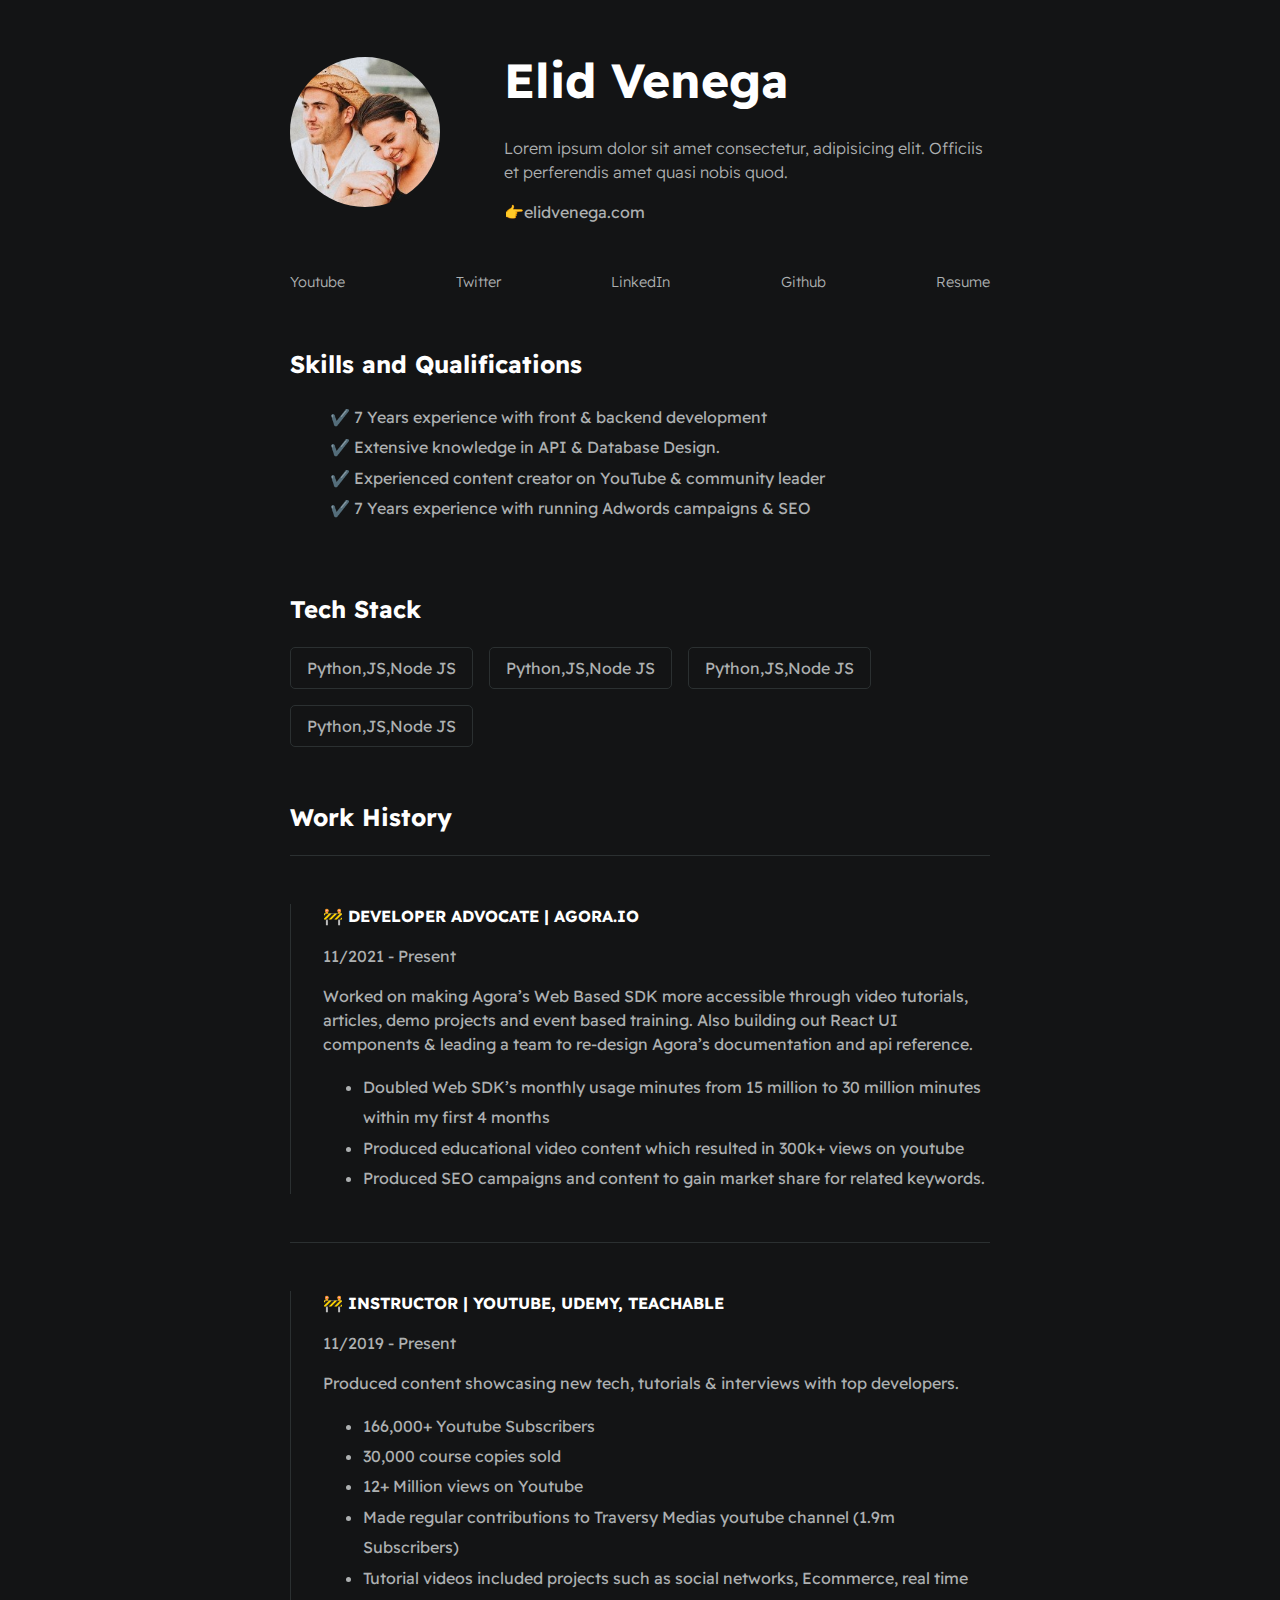
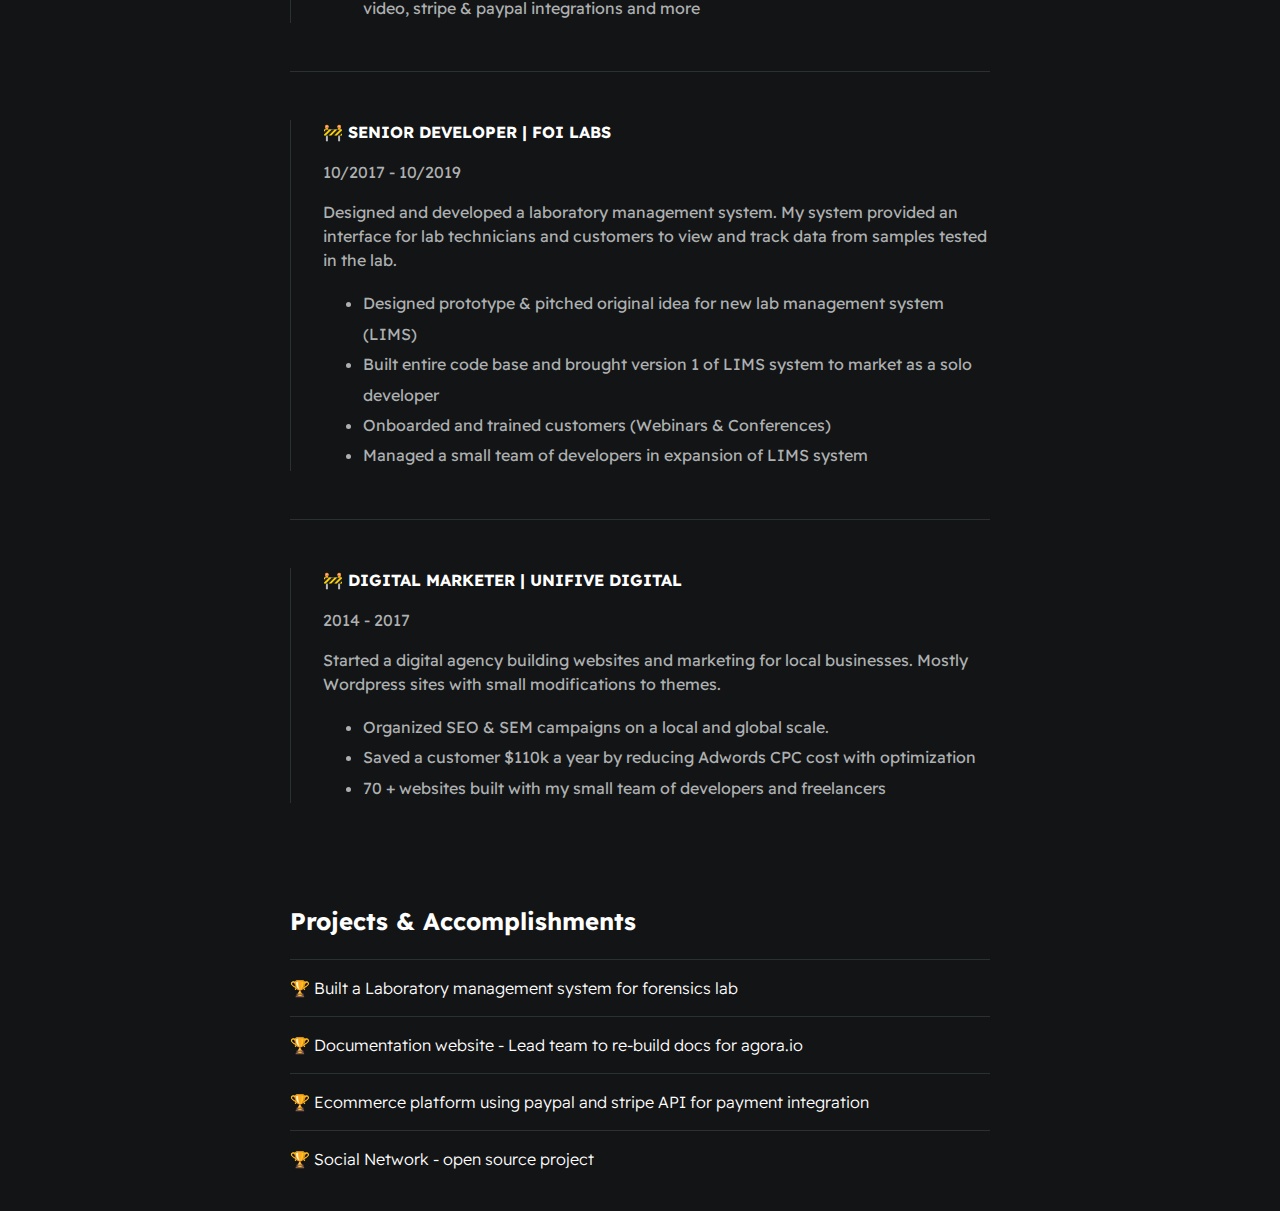
<file: index.html>
<!DOCTYPE html>
<html lang="en">
  <head>
    <meta charset="UTF-8" />
    <meta http-equiv="X-UA-Compatible" content="IE=edge" />
    <meta name="viewport" content="width=device-width, initial-scale=1.0" />
    <link rel="stylesheet" href="assets/styles/main.css" />
    <title>Elid Venega</title>
  </head>
  <body>
    <div id="container--main">
      <section id="wrapper--hero" class="section--page">
        <img id="profile-pic" src="./assets/images/profile_pic.jpg" />
        <div>
          <h1 id="user-name">Elid Venega</h1>
          <p id="bio">
            Lorem ipsum dolor sit amet consectetur, adipisicing elit. Officiis
            et perferendis amet quasi nobis quod.
          </p>
          <p>👉elidvenega.com</p>
        </div>
      </section>

      <section class="section--page">
        <div id="socials--list">
          <a href="#" target="_blank">Youtube</a>
          <a href="#" target="_blank">Twitter</a>
          <a href="#" target="_blank">LinkedIn</a>
          <a href="#" target="_blank">Github</a>
          <a href="./assets/resume.pdf" target="_blank">Resume</a>
        </div>
      </section>
      <section class="section--page">
        <h2>Skills and Qualifications</h2>
        <ul id="qualifications--list">
          <li>✔️ 7 Years experience with front & backend development</li>
          <li>✔️ Extensive knowledge in API & Database Design.</li>
          <li>✔️ Experienced content creator on YouTube & community leader</li>
          <li>✔️ 7 Years experience with running Adwords campaigns & SEO</li>
        </ul>
      </section>
      <section class="section--page">
        <h2>Tech Stack</h2>
        <div id="wrapper--techstack__items">
          <div class="card--techstack">
            <span>Python,JS,Node JS</span>
          </div>
          <div class="card--techstack">
            <span>Python,JS,Node JS</span>
          </div>
          <div class="card--techstack">
            <span>Python,JS,Node JS</span>
          </div>
          <div class="card--techstack">
            <span>Python,JS,Node JS</span>
          </div>
        </div>
      </section>

      <section id="work-history-wrapper" class="section--page">
        <h2>Work History</h2>

        <div class="line-break"></div>
        <div class="card--work-history">
          <strong>🚧 DEVELOPER ADVOCATE | AGORA.IO</strong>
          <p>11/2021 - Present</p>
          <p>
            Worked on making Agora’s Web Based SDK more accessible through video
            tutorials, articles, demo projects and event based training. Also
            building out React UI components & leading a team to re-design
            Agora’s documentation and api reference.
          </p>
          <ul>
            <li>
              Doubled Web SDK’s monthly usage minutes from 15 million to 30
              million minutes within my first 4 months
            </li>
            <li>
              Produced educational video content which resulted in 300k+ views
              on youtube
            </li>
            <li>
              Produced SEO campaigns and content to gain market share for
              related keywords.
            </li>
          </ul>
        </div>

        <div class="line-break"></div>

        <div class="card--work-history">
          <strong>🚧 INSTRUCTOR | YOUTUBE, UDEMY, TEACHABLE</strong>
          <p>11/2019 - Present</p>
          <p>
            Produced content showcasing new tech, tutorials & interviews with
            top developers.
          </p>
          <ul>
            <li>166,000+ Youtube Subscribers</li>
            <li>30,000 course copies sold</li>
            <li>12+ Million views on Youtube</li>
            <li>
              Made regular contributions to Traversy Medias youtube channel
              (1.9m Subscribers)
            </li>
            <li>
              Tutorial videos included projects such as social networks,
              Ecommerce, real time video, stripe & paypal integrations and more
            </li>
          </ul>
        </div>

        <div class="line-break"></div>

        <div class="card--work-history">
          <strong>🚧 SENIOR DEVELOPER | FOI LABS</strong>
          <p>10/2017 - 10/2019</p>
          <p>
            Designed and developed a laboratory management system. My system
            provided an interface for lab technicians and customers to view and
            track data from samples tested in the lab.
          </p>
          <ul>
            <li>
              Designed prototype & pitched original idea for new lab management
              system (LIMS)
            </li>
            <li>
              Built entire code base and brought version 1 of LIMS system to
              market as a solo developer
            </li>
            <li>Onboarded and trained customers (Webinars & Conferences)</li>
            <li>
              Managed a small team of developers in expansion of LIMS system
            </li>
          </ul>
        </div>

        <div class="line-break"></div>

        <div class="card--work-history">
          <strong>🚧 DIGITAL MARKETER | UNIFIVE DIGITAL</strong>
          <p>2014 - 2017</p>
          <p>
            Started a digital agency building websites and marketing for local
            businesses. Mostly Wordpress sites with small modifications to
            themes.
          </p>
          <ul>
            <li>Organized SEO & SEM campaigns on a local and global scale.</li>
            <li>
              Saved a customer $110k a year by reducing Adwords CPC cost with
              optimization
            </li>
            <li>
              70 + websites built with my small team of developers and
              freelancers
            </li>
          </ul>
        </div>
      </section>
      <section class="section--page">
        <h2>Projects & Accomplishments</h2>

        <div class="card--project">
          <a href="project1.html"
            ><span>🏆 </span>Built a Laboratory management system for forensics
            lab</a
          >
        </div>

        <div class="card--project">
          <a href="project1.html"
            ><span>🏆 </span>Documentation website - Lead team to re-build docs
            for agora.io</a
          >
        </div>

        <div class="card--project">
          <a href="project1.html"
            ><span>🏆 </span>Ecommerce platform using paypal and stripe API for
            payment integration</a
          >
        </div>

        <div class="card--project">
          <a href="project1.html"
            ><span>🏆 </span>Social Network - open source project</a
          >
        </div>
      </section>
    </div>
  </body>
</html>
</file>
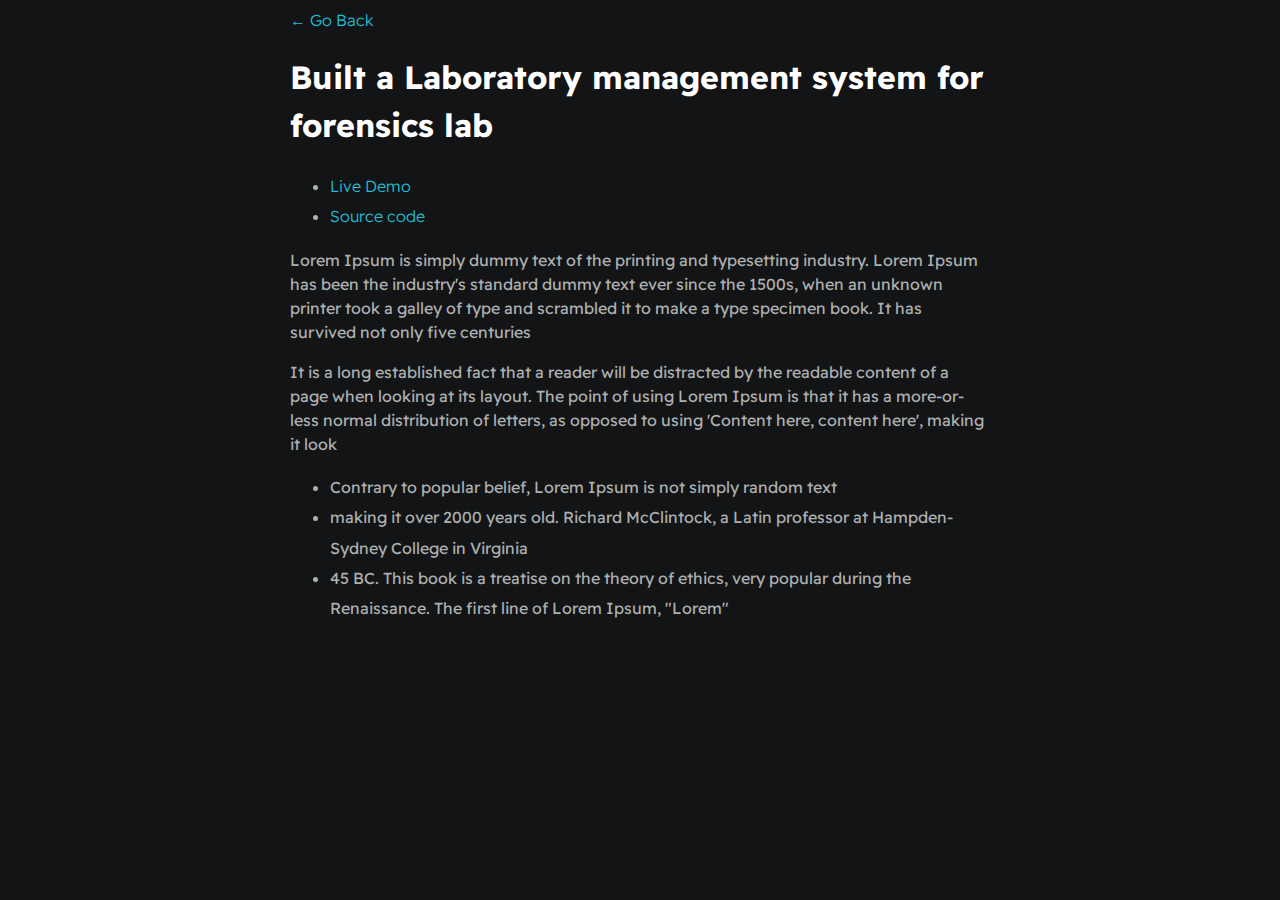
<file: project1.html>
<!DOCTYPE html>
<html>
    <head>
        <meta charset="utf-8">
        <meta http-equiv="X-UA-Compatible" content="IE=edge">
        <title>Dennis Ivy</title>
        <meta name="description" content="">
        <meta name="viewport" content="width=device-width, initial-scale=1">
        <link rel="stylesheet" href="assets/styles/main.css">
    </head>
    <body>
        <div id="container--main">
            <a href="index.html">&#x2190; Go Back</a>
            <h1>Built a Laboratory management system for forensics lab</h1>

            <ul>
                <li><a href="#">Live Demo</a></li>
                <li><a href="#">Source code</a></li>
            </ul>
            <p>Lorem Ipsum is simply dummy text of the printing and typesetting industry. Lorem Ipsum has been the industry's standard dummy text ever since the 1500s, when an unknown printer took a galley of type and scrambled it to make a type specimen book. It has survived not only five centuries</p>

            <p>It is a long established fact that a reader will be distracted by the readable content of a page when looking at its layout. The point of using Lorem Ipsum is that it has a more-or-less normal distribution of letters, as opposed to using 'Content here, content here', making it look</p>

            <ul>
                <li>Contrary to popular belief, Lorem Ipsum is not simply random text</li>
                <li>making it over 2000 years old. Richard McClintock, a Latin professor at Hampden-Sydney College in Virginia</li>
                <li>45 BC. This book is a treatise on the theory of ethics, very popular during the Renaissance. The first line of Lorem Ipsum, "Lorem"</li>
            </ul>
        </div>
    </body>
</html>
</file>
<file: assets/styles/main.css>
@import url("https://fonts.googleapis.com/css2?family=Readex+Pro:wght@300;400;500;600;700&display=swap");

:root {
  --mainTextColor-light: #000;
  --secondaryTextColor-light: rgb(51 51 51);
  --mainLinkColor-light: #0da2b8;
  --mainBorderColor-light: rgb(218, 218, 218);
  --mainBgColor-light: rgb(249, 250, 251);

  --mainTextColor-dark: #fff;
  --secondaryTextColor-dark: #adb0b1;
  --mainLinkColor-dark: rgb(30, 190, 214);
  --mainBorderColor-dark: #2b3031;
  --mainBgColor-dark: #131415;

  --mainTextColor: var(--mainTextColor-dark);
  --secondaryTextColor: var(--secondaryTextColor-dark);
  --mainLinkColor: var(--mainLinkColor-dark);
  --mainBorderColor: var(--mainBorderColor-dark);
  --mainBgColor: var(--mainBgColor-dark);
}

* {
  font-family: "Readex Pro";
  line-height: 1.5em;
  box-sizing: border-box;
  color: var(--mainTextColor);
}

body {
  background: var(--mainBgColor);
}

p,
span,
li {
  color: var(--secondaryTextColor);
  font-size: 1em;
}

a {
  text-decoration: none;
  color: var(--mainLinkColor);
  font-size: 500;
}

li {
  line-height: 1.9em;
}

#container--main {
  max-width: 700px;
  margin: 0 auto;
}

.section--page {
  padding-top: 1em;
  padding-bottom: 1em;
}

#wrapper--hero {
  display: flex;
  align-items: center;
  gap: 4em;
}

#user-name {
  font-size: 3em;
  line-height: 1em;
}

#bio,
a {
  font-weight: 300;
}

#profile-pic {
  border-radius: 50%;
  width: 150px;
  height: 150px;
  object-fit: cover;
}

#email {
  color: var(--mainTextColor);
}

#socials--list {
  display: flex;
  justify-content: space-between;
  column-gap: 1em;
  flex-wrap: wrap;
}

#socials--list a {
  font-size: 0.9em;
  color: var(--secondaryTextColor);
  transition: 0.3s;
}

#socials--list a:hover {
  color: var(--mainLinkColor);
}

#qualifications--list {
  list-style: none;
}

#wrapper--techstack__items {
  display: flex;
  flex-wrap: wrap;
  gap: 1em;
  font-size: 0, 9em;
}

.card--techstack {
  border: 1px solid var(--mainBorderColor);
  padding: 0.5em 1em;
  border-radius: 5px;
}

.card--work-history {
  border-left: 1px solid var(--mainBorderColor);
  margin-top: 3em;
  margin-bottom: 3em;
  padding-left: 2em;
}

.line-break {
  background-color: var(--mainBorderColor);
  height: 1px;
}

.card--project {
  padding-top: 1em;
  padding-bottom: 1em;
  border-top: 1px solid var(--mainBorderColor);
}

.card--project a {
  color: var(--mainTextColor);

  transition: 0.3s;
}

.card--project a:hover {
  color: rgb(30, 190, 214);
}

@media (max-width: 600px) {
  .section--page {
    padding-top: 1em;
    padding-bottom: 1em;
  }

  #wrapper--hero {
    gap: 1em;
    flex-direction: column;
  }

  #profile-pic {
    width: 200px;
    height: 200px;
  }

  .card--work-history {
    border-left: none;
    padding-left: 0;
  }
}
</file>
